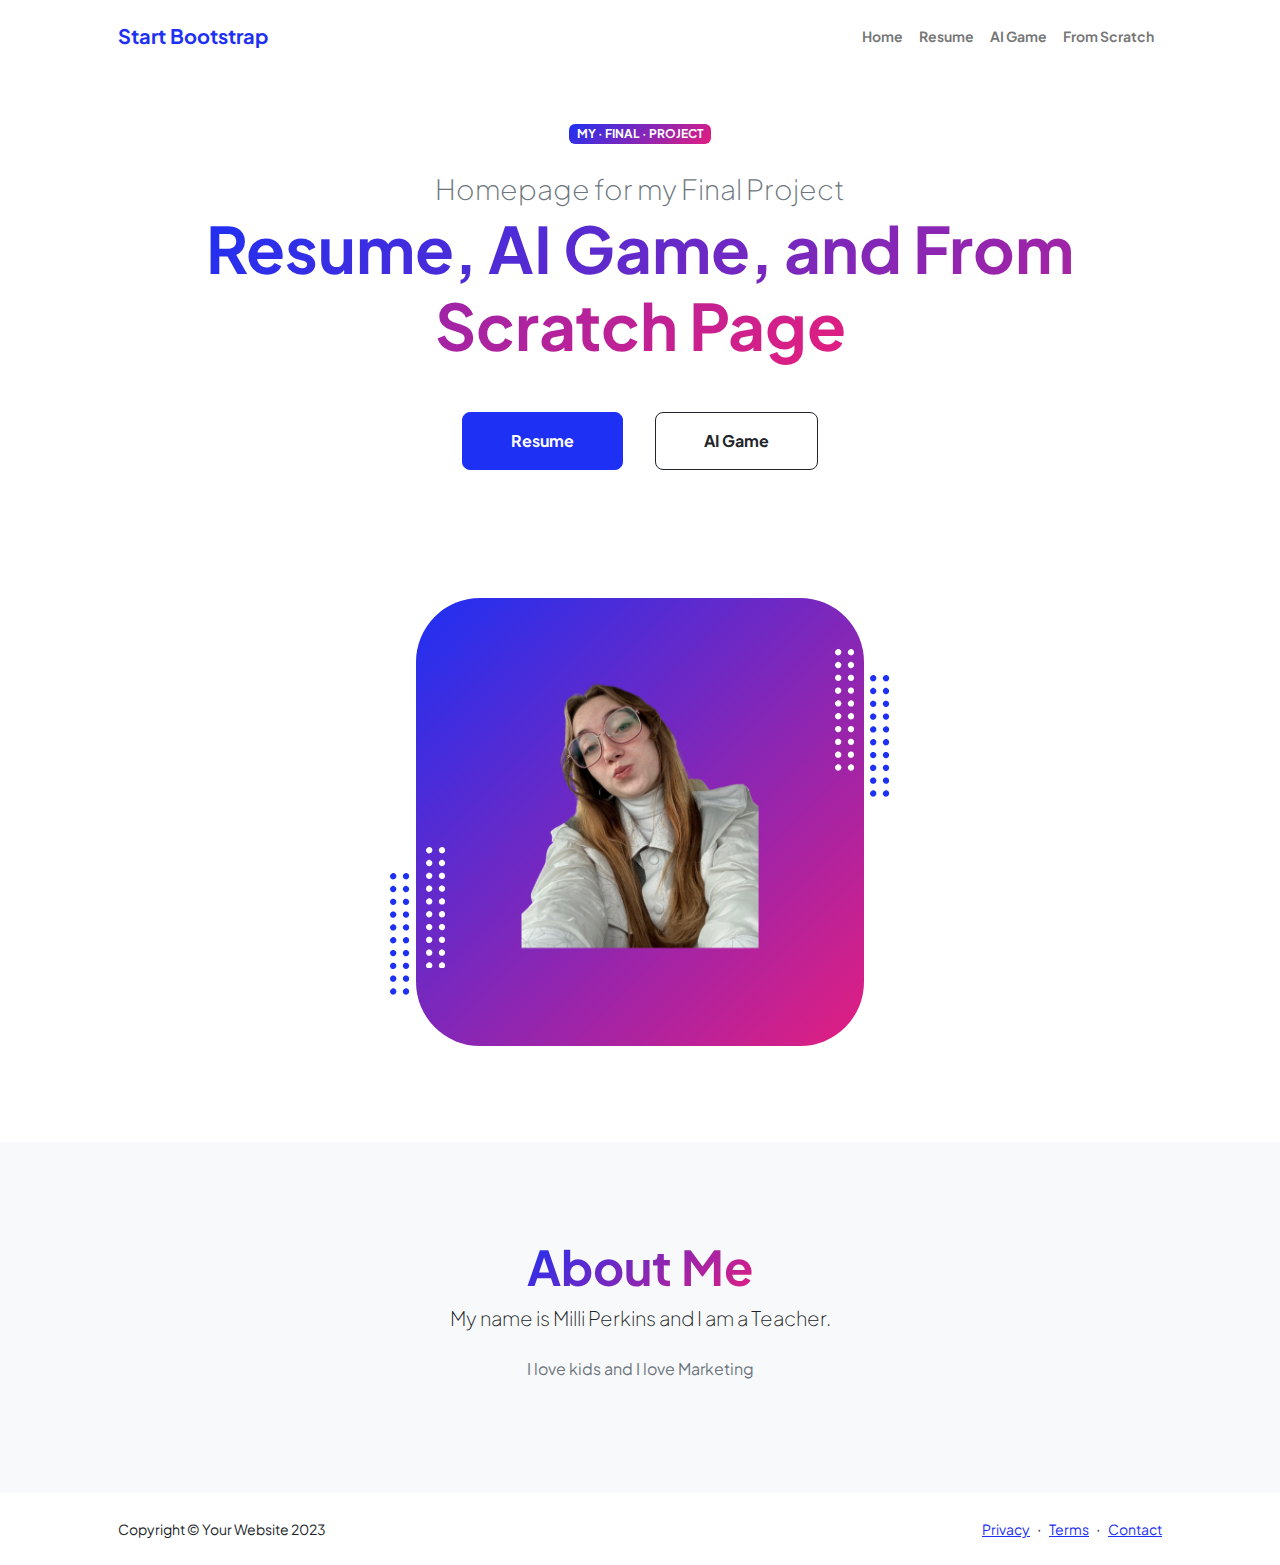
<file: html/index.html>
<!DOCTYPE html>
<html lang="en">
    <head>
        <meta charset="utf-8" />
        <meta name="viewport" content="width=device-width, initial-scale=1, shrink-to-fit=no" />
        <meta name="description" content="" />
        <meta name="author" content="" />
        <title>Personal - Start Bootstrap Theme</title>
        <!-- Favicon-->
        <link rel="icon" type="image/x-icon" href="assets/favicon.ico" />
        <!-- Custom Google font-->
        <link rel="preconnect" href="https://fonts.googleapis.com" />
        <link rel="preconnect" href="https://fonts.gstatic.com" crossorigin />
        <link href="https://fonts.googleapis.com/css2?family=Plus+Jakarta+Sans:wght@100;200;300;400;500;600;700;800;900&amp;display=swap" rel="stylesheet" />
        <!-- Bootstrap icons-->
        <link href="https://cdn.jsdelivr.net/npm/bootstrap-icons@1.8.1/font/bootstrap-icons.css" rel="stylesheet" />
        <!-- Core theme CSS (includes Bootstrap)-->
        <link href="css/styles.css" rel="stylesheet" />
    </head>
    <body class="d-flex flex-column h-100">
        <main class="flex-shrink-0">
            <!-- Navigation-->
            <nav class="navbar navbar-expand-lg navbar-light bg-white py-3">
                <div class="container px-5">
                    <a class="navbar-brand" href="#"><span class="fw-bolder text-primary">Start Bootstrap</span></a>
                    <button class="navbar-toggler" type="button" data-bs-toggle="collapse" data-bs-target="#navbarSupportedContent" aria-controls="navbarSupportedContent" aria-expanded="false" aria-label="Toggle navigation"><span class="navbar-toggler-icon"></span></button>
                    <div class="collapse navbar-collapse" id="navbarSupportedContent">
                        <ul class="navbar-nav ms-auto mb-2 mb-lg-0 small fw-bolder">
                            <li class="nav-item"><a class="nav-link" href="#">Home</a></li>
                            <li class="nav-item"><a class="nav-link" href="resume.html">Resume</a></li>
                            <li class="nav-item"><a class="nav-link" href="ai.html">AI Game</a></li>
                            <li class="nav-item"><a class="nav-link" href="scratch.html">From Scratch</a></li>
                        </ul>
                    </div>
                </div>
            </nav>
            <!-- Header-->
            <header class="py-5">
                <div class="container px-5 pb-5">
                    <div class="row gx-5 align-items-center">
                        <div class="col-xxl-5">
                            <!-- Header text content-->
                            <div class="text-center text-xxl-start">
                                <div class="badge bg-gradient-primary-to-secondary text-white mb-4"><div class="text-uppercase">My &middot; Final &middot; Project</div></div>
                                <div class="fs-3 fw-light text-muted">Homepage for my Final Project</div>
                                <h1 class="display-3 fw-bolder mb-5"><span class="text-gradient d-inline">Resume, AI Game, and From Scratch Page</span></h1>
                                <div class="d-grid gap-3 d-sm-flex justify-content-sm-center justify-content-xxl-start mb-3">
                                    <a class="btn btn-primary btn-lg px-5 py-3 me-sm-3 fs-6 fw-bolder" href="resume.html">Resume</a>
                                    <a class="btn btn-outline-dark btn-lg px-5 py-3 fs-6 fw-bolder" href="ai.html">AI Game</a>
                                </div>
                            </div>
                        </div>
                        <div class="col-xxl-7">
                            <!-- Header profile picture-->
                            <div class="d-flex justify-content-center mt-5 mt-xxl-0">
                                <div class="profile bg-gradient-primary-to-secondary">
                                    <!-- TIP: For best results, use a photo with a transparent background like the demo example below-->
                                    <!-- Watch a tutorial on how to do this on YouTube (link)-->
                                    <img class="profile-img" src="assets/profilepic.png" alt="brown hair girl with glasses" />
                                    <div class="dots-1">
                                        <!-- SVG Dots-->
                                        <svg version="1.1" xmlns="http://www.w3.org/2000/svg" xmlns:xlink="http://www.w3.org/1999/xlink" x="0px" y="0px" viewBox="0 0 191.6 1215.4" style="enable-background: new 0 0 191.6 1215.4" xml:space="preserve">
                                            <g transform="translate(0.000000,1280.000000) scale(0.100000,-0.100000)">
                                                <path d="M227.7,12788.6c-105-35-200-141-222-248c-43-206,163-412,369-369c155,32,275,190,260,339c-11,105-90,213-190,262        C383.7,12801.6,289.7,12808.6,227.7,12788.6z"></path>
                                                <path d="M1507.7,12788.6c-151-50-253-216-222-362c25-119,136-230,254-255c194-41,395,142,375,339c-11,105-90,213-190,262        C1663.7,12801.6,1569.7,12808.6,1507.7,12788.6z"></path>
                                                <path d="M227.7,11508.6c-105-35-200-141-222-248c-43-206,163-412,369-369c155,32,275,190,260,339c-11,105-90,213-190,262        C383.7,11521.6,289.7,11528.6,227.7,11508.6z"></path>
                                                <path d="M1507.7,11508.6c-151-50-253-216-222-362c25-119,136-230,254-255c194-41,395,142,375,339c-11,105-90,213-190,262        C1663.7,11521.6,1569.7,11528.6,1507.7,11508.6z"></path>
                                                <path d="M227.7,10228.6c-105-35-200-141-222-248c-43-206,163-412,369-369c155,32,275,190,260,339c-11,105-90,213-190,262        C383.7,10241.6,289.7,10248.6,227.7,10228.6z"></path>
                                                <path d="M1507.7,10228.6c-105-35-200-141-222-248c-43-206,163-412,369-369c155,32,275,190,260,339c-11,105-90,213-190,262        C1663.7,10241.6,1569.7,10248.6,1507.7,10228.6z"></path>
                                                <path d="M227.7,8948.6c-105-35-200-141-222-248c-43-206,163-412,369-369c155,32,275,190,260,339c-11,105-90,213-190,262        C383.7,8961.6,289.7,8968.6,227.7,8948.6z"></path>
                                                <path d="M1507.7,8948.6c-105-35-200-141-222-248c-43-206,163-412,369-369c155,32,275,190,260,339c-11,105-90,213-190,262        C1663.7,8961.6,1569.7,8968.6,1507.7,8948.6z"></path>
                                                <path d="M227.7,7668.6c-105-35-200-141-222-248c-43-206,163-412,369-369c155,32,275,190,260,339c-11,105-90,213-190,262        C383.7,7681.6,289.7,7688.6,227.7,7668.6z"></path>
                                                <path d="M1507.7,7668.6c-105-35-200-141-222-248c-43-206,163-412,369-369c155,32,275,190,260,339c-11,105-90,213-190,262        C1663.7,7681.6,1569.7,7688.6,1507.7,7668.6z"></path>
                                                <path d="M227.7,6388.6c-105-35-200-141-222-248c-43-206,163-412,369-369c155,32,275,190,260,339c-11,105-90,213-190,262        C383.7,6401.6,289.7,6408.6,227.7,6388.6z"></path>
                                                <path d="M1507.7,6388.6c-105-35-200-141-222-248c-43-206,163-412,369-369c155,32,275,190,260,339c-11,105-90,213-190,262        C1663.7,6401.6,1569.7,6408.6,1507.7,6388.6z"></path>
                                                <path d="M227.7,5108.6c-105-35-200-141-222-248c-43-206,163-412,369-369c155,32,275,190,260,339c-11,105-90,213-190,262        C383.7,5121.6,289.7,5128.6,227.7,5108.6z"></path>
                                                <path d="M1507.7,5108.6c-105-35-200-141-222-248c-43-206,163-412,369-369c155,32,275,190,260,339c-11,105-90,213-190,262        C1663.7,5121.6,1569.7,5128.6,1507.7,5108.6z"></path>
                                                <path d="M227.7,3828.6c-105-35-200-141-222-248c-43-206,163-412,369-369c155,32,275,190,260,339c-11,105-90,213-190,262        C383.7,3841.6,289.7,3848.6,227.7,3828.6z"></path>
                                                <path d="M1507.7,3828.6c-105-35-200-141-222-248c-43-206,163-412,369-369c155,32,275,190,260,339c-11,105-90,213-190,262        C1663.7,3841.6,1569.7,3848.6,1507.7,3828.6z"></path>
                                                <path d="M227.7,2548.6c-105-35-200-141-222-248c-43-206,163-412,369-369c155,32,275,190,260,339c-11,105-90,213-190,262        C383.7,2561.6,289.7,2568.6,227.7,2548.6z"></path>
                                                <path d="M1507.7,2548.6c-105-35-200-141-222-248c-43-206,163-412,369-369c155,32,275,190,260,339c-11,105-90,213-190,262        C1663.7,2561.6,1569.7,2568.6,1507.7,2548.6z"></path>
                                                <path d="M227.7,1268.6c-105-35-200-141-222-248c-43-206,163-412,369-369c155,32,275,190,260,339c-11,105-90,213-190,262        C383.7,1281.6,289.7,1288.6,227.7,1268.6z"></path>
                                                <path d="M1507.7,1268.6c-105-35-200-141-222-248c-43-206,163-412,369-369c155,32,275,190,260,339c-11,105-90,213-190,262        C1663.7,1281.6,1569.7,1288.6,1507.7,1268.6z"></path>
                                            </g>
                                        </svg>
                                        <!-- END of SVG dots-->
                                    </div>
                                    <div class="dots-2">
                                        <!-- SVG Dots-->
                                        <svg version="1.1" xmlns="http://www.w3.org/2000/svg" xmlns:xlink="http://www.w3.org/1999/xlink" x="0px" y="0px" viewBox="0 0 191.6 1215.4" style="enable-background: new 0 0 191.6 1215.4" xml:space="preserve">
                                            <g transform="translate(0.000000,1280.000000) scale(0.100000,-0.100000)">
                                                <path d="M227.7,12788.6c-105-35-200-141-222-248c-43-206,163-412,369-369c155,32,275,190,260,339c-11,105-90,213-190,262        C383.7,12801.6,289.7,12808.6,227.7,12788.6z"></path>
                                                <path d="M1507.7,12788.6c-151-50-253-216-222-362c25-119,136-230,254-255c194-41,395,142,375,339c-11,105-90,213-190,262        C1663.7,12801.6,1569.7,12808.6,1507.7,12788.6z"></path>
                                                <path d="M227.7,11508.6c-105-35-200-141-222-248c-43-206,163-412,369-369c155,32,275,190,260,339c-11,105-90,213-190,262        C383.7,11521.6,289.7,11528.6,227.7,11508.6z"></path>
                                                <path d="M1507.7,11508.6c-151-50-253-216-222-362c25-119,136-230,254-255c194-41,395,142,375,339c-11,105-90,213-190,262        C1663.7,11521.6,1569.7,11528.6,1507.7,11508.6z"></path>
                                                <path d="M227.7,10228.6c-105-35-200-141-222-248c-43-206,163-412,369-369c155,32,275,190,260,339c-11,105-90,213-190,262        C383.7,10241.6,289.7,10248.6,227.7,10228.6z"></path>
                                                <path d="M1507.7,10228.6c-105-35-200-141-222-248c-43-206,163-412,369-369c155,32,275,190,260,339c-11,105-90,213-190,262        C1663.7,10241.6,1569.7,10248.6,1507.7,10228.6z"></path>
                                                <path d="M227.7,8948.6c-105-35-200-141-222-248c-43-206,163-412,369-369c155,32,275,190,260,339c-11,105-90,213-190,262        C383.7,8961.6,289.7,8968.6,227.7,8948.6z"></path>
                                                <path d="M1507.7,8948.6c-105-35-200-141-222-248c-43-206,163-412,369-369c155,32,275,190,260,339c-11,105-90,213-190,262        C1663.7,8961.6,1569.7,8968.6,1507.7,8948.6z"></path>
                                                <path d="M227.7,7668.6c-105-35-200-141-222-248c-43-206,163-412,369-369c155,32,275,190,260,339c-11,105-90,213-190,262        C383.7,7681.6,289.7,7688.6,227.7,7668.6z"></path>
                                                <path d="M1507.7,7668.6c-105-35-200-141-222-248c-43-206,163-412,369-369c155,32,275,190,260,339c-11,105-90,213-190,262        C1663.7,7681.6,1569.7,7688.6,1507.7,7668.6z"></path>
                                                <path d="M227.7,6388.6c-105-35-200-141-222-248c-43-206,163-412,369-369c155,32,275,190,260,339c-11,105-90,213-190,262        C383.7,6401.6,289.7,6408.6,227.7,6388.6z"></path>
                                                <path d="M1507.7,6388.6c-105-35-200-141-222-248c-43-206,163-412,369-369c155,32,275,190,260,339c-11,105-90,213-190,262        C1663.7,6401.6,1569.7,6408.6,1507.7,6388.6z"></path>
                                                <path d="M227.7,5108.6c-105-35-200-141-222-248c-43-206,163-412,369-369c155,32,275,190,260,339c-11,105-90,213-190,262        C383.7,5121.6,289.7,5128.6,227.7,5108.6z"></path>
                                                <path d="M1507.7,5108.6c-105-35-200-141-222-248c-43-206,163-412,369-369c155,32,275,190,260,339c-11,105-90,213-190,262        C1663.7,5121.6,1569.7,5128.6,1507.7,5108.6z"></path>
                                                <path d="M227.7,3828.6c-105-35-200-141-222-248c-43-206,163-412,369-369c155,32,275,190,260,339c-11,105-90,213-190,262        C383.7,3841.6,289.7,3848.6,227.7,3828.6z"></path>
                                                <path d="M1507.7,3828.6c-105-35-200-141-222-248c-43-206,163-412,369-369c155,32,275,190,260,339c-11,105-90,213-190,262        C1663.7,3841.6,1569.7,3848.6,1507.7,3828.6z"></path>
                                                <path d="M227.7,2548.6c-105-35-200-141-222-248c-43-206,163-412,369-369c155,32,275,190,260,339c-11,105-90,213-190,262        C383.7,2561.6,289.7,2568.6,227.7,2548.6z"></path>
                                                <path d="M1507.7,2548.6c-105-35-200-141-222-248c-43-206,163-412,369-369c155,32,275,190,260,339c-11,105-90,213-190,262        C1663.7,2561.6,1569.7,2568.6,1507.7,2548.6z"></path>
                                                <path d="M227.7,1268.6c-105-35-200-141-222-248c-43-206,163-412,369-369c155,32,275,190,260,339c-11,105-90,213-190,262        C383.7,1281.6,289.7,1288.6,227.7,1268.6z"></path>
                                                <path d="M1507.7,1268.6c-105-35-200-141-222-248c-43-206,163-412,369-369c155,32,275,190,260,339c-11,105-90,213-190,262        C1663.7,1281.6,1569.7,1288.6,1507.7,1268.6z"></path>
                                            </g>
                                        </svg>
                                        <!-- END of SVG dots-->
                                    </div>
                                    <div class="dots-3">
                                        <!-- SVG Dots-->
                                        <svg version="1.1" xmlns="http://www.w3.org/2000/svg" xmlns:xlink="http://www.w3.org/1999/xlink" x="0px" y="0px" viewBox="0 0 191.6 1215.4" style="enable-background: new 0 0 191.6 1215.4" xml:space="preserve">
                                            <g transform="translate(0.000000,1280.000000) scale(0.100000,-0.100000)">
                                                <path d="M227.7,12788.6c-105-35-200-141-222-248c-43-206,163-412,369-369c155,32,275,190,260,339c-11,105-90,213-190,262        C383.7,12801.6,289.7,12808.6,227.7,12788.6z"></path>
                                                <path d="M1507.7,12788.6c-151-50-253-216-222-362c25-119,136-230,254-255c194-41,395,142,375,339c-11,105-90,213-190,262        C1663.7,12801.6,1569.7,12808.6,1507.7,12788.6z"></path>
                                                <path d="M227.7,11508.6c-105-35-200-141-222-248c-43-206,163-412,369-369c155,32,275,190,260,339c-11,105-90,213-190,262        C383.7,11521.6,289.7,11528.6,227.7,11508.6z"></path>
                                                <path d="M1507.7,11508.6c-151-50-253-216-222-362c25-119,136-230,254-255c194-41,395,142,375,339c-11,105-90,213-190,262        C1663.7,11521.6,1569.7,11528.6,1507.7,11508.6z"></path>
                                                <path d="M227.7,10228.6c-105-35-200-141-222-248c-43-206,163-412,369-369c155,32,275,190,260,339c-11,105-90,213-190,262        C383.7,10241.6,289.7,10248.6,227.7,10228.6z"></path>
                                                <path d="M1507.7,10228.6c-105-35-200-141-222-248c-43-206,163-412,369-369c155,32,275,190,260,339c-11,105-90,213-190,262        C1663.7,10241.6,1569.7,10248.6,1507.7,10228.6z"></path>
                                                <path d="M227.7,8948.6c-105-35-200-141-222-248c-43-206,163-412,369-369c155,32,275,190,260,339c-11,105-90,213-190,262        C383.7,8961.6,289.7,8968.6,227.7,8948.6z"></path>
                                                <path d="M1507.7,8948.6c-105-35-200-141-222-248c-43-206,163-412,369-369c155,32,275,190,260,339c-11,105-90,213-190,262        C1663.7,8961.6,1569.7,8968.6,1507.7,8948.6z"></path>
                                                <path d="M227.7,7668.6c-105-35-200-141-222-248c-43-206,163-412,369-369c155,32,275,190,260,339c-11,105-90,213-190,262        C383.7,7681.6,289.7,7688.6,227.7,7668.6z"></path>
                                                <path d="M1507.7,7668.6c-105-35-200-141-222-248c-43-206,163-412,369-369c155,32,275,190,260,339c-11,105-90,213-190,262        C1663.7,7681.6,1569.7,7688.6,1507.7,7668.6z"></path>
                                                <path d="M227.7,6388.6c-105-35-200-141-222-248c-43-206,163-412,369-369c155,32,275,190,260,339c-11,105-90,213-190,262        C383.7,6401.6,289.7,6408.6,227.7,6388.6z"></path>
                                                <path d="M1507.7,6388.6c-105-35-200-141-222-248c-43-206,163-412,369-369c155,32,275,190,260,339c-11,105-90,213-190,262        C1663.7,6401.6,1569.7,6408.6,1507.7,6388.6z"></path>
                                                <path d="M227.7,5108.6c-105-35-200-141-222-248c-43-206,163-412,369-369c155,32,275,190,260,339c-11,105-90,213-190,262        C383.7,5121.6,289.7,5128.6,227.7,5108.6z"></path>
                                                <path d="M1507.7,5108.6c-105-35-200-141-222-248c-43-206,163-412,369-369c155,32,275,190,260,339c-11,105-90,213-190,262        C1663.7,5121.6,1569.7,5128.6,1507.7,5108.6z"></path>
                                                <path d="M227.7,3828.6c-105-35-200-141-222-248c-43-206,163-412,369-369c155,32,275,190,260,339c-11,105-90,213-190,262        C383.7,3841.6,289.7,3848.6,227.7,3828.6z"></path>
                                                <path d="M1507.7,3828.6c-105-35-200-141-222-248c-43-206,163-412,369-369c155,32,275,190,260,339c-11,105-90,213-190,262        C1663.7,3841.6,1569.7,3848.6,1507.7,3828.6z"></path>
                                                <path d="M227.7,2548.6c-105-35-200-141-222-248c-43-206,163-412,369-369c155,32,275,190,260,339c-11,105-90,213-190,262        C383.7,2561.6,289.7,2568.6,227.7,2548.6z"></path>
                                                <path d="M1507.7,2548.6c-105-35-200-141-222-248c-43-206,163-412,369-369c155,32,275,190,260,339c-11,105-90,213-190,262        C1663.7,2561.6,1569.7,2568.6,1507.7,2548.6z"></path>
                                                <path d="M227.7,1268.6c-105-35-200-141-222-248c-43-206,163-412,369-369c155,32,275,190,260,339c-11,105-90,213-190,262        C383.7,1281.6,289.7,1288.6,227.7,1268.6z"></path>
                                                <path d="M1507.7,1268.6c-105-35-200-141-222-248c-43-206,163-412,369-369c155,32,275,190,260,339c-11,105-90,213-190,262        C1663.7,1281.6,1569.7,1288.6,1507.7,1268.6z"></path>
                                            </g>
                                        </svg>
                                        <!-- END of SVG dots-->
                                    </div>
                                    <div class="dots-4">
                                        <!-- SVG Dots-->
                                        <svg version="1.1" xmlns="http://www.w3.org/2000/svg" xmlns:xlink="http://www.w3.org/1999/xlink" x="0px" y="0px" viewBox="0 0 191.6 1215.4" style="enable-background: new 0 0 191.6 1215.4" xml:space="preserve">
                                            <g transform="translate(0.000000,1280.000000) scale(0.100000,-0.100000)">
                                                <path d="M227.7,12788.6c-105-35-200-141-222-248c-43-206,163-412,369-369c155,32,275,190,260,339c-11,105-90,213-190,262        C383.7,12801.6,289.7,12808.6,227.7,12788.6z"></path>
                                                <path d="M1507.7,12788.6c-151-50-253-216-222-362c25-119,136-230,254-255c194-41,395,142,375,339c-11,105-90,213-190,262        C1663.7,12801.6,1569.7,12808.6,1507.7,12788.6z"></path>
                                                <path d="M227.7,11508.6c-105-35-200-141-222-248c-43-206,163-412,369-369c155,32,275,190,260,339c-11,105-90,213-190,262        C383.7,11521.6,289.7,11528.6,227.7,11508.6z"></path>
                                                <path d="M1507.7,11508.6c-151-50-253-216-222-362c25-119,136-230,254-255c194-41,395,142,375,339c-11,105-90,213-190,262        C1663.7,11521.6,1569.7,11528.6,1507.7,11508.6z"></path>
                                                <path d="M227.7,10228.6c-105-35-200-141-222-248c-43-206,163-412,369-369c155,32,275,190,260,339c-11,105-90,213-190,262        C383.7,10241.6,289.7,10248.6,227.7,10228.6z"></path>
                                                <path d="M1507.7,10228.6c-105-35-200-141-222-248c-43-206,163-412,369-369c155,32,275,190,260,339c-11,105-90,213-190,262        C1663.7,10241.6,1569.7,10248.6,1507.7,10228.6z"></path>
                                                <path d="M227.7,8948.6c-105-35-200-141-222-248c-43-206,163-412,369-369c155,32,275,190,260,339c-11,105-90,213-190,262        C383.7,8961.6,289.7,8968.6,227.7,8948.6z"></path>
                                                <path d="M1507.7,8948.6c-105-35-200-141-222-248c-43-206,163-412,369-369c155,32,275,190,260,339c-11,105-90,213-190,262        C1663.7,8961.6,1569.7,8968.6,1507.7,8948.6z"></path>
                                                <path d="M227.7,7668.6c-105-35-200-141-222-248c-43-206,163-412,369-369c155,32,275,190,260,339c-11,105-90,213-190,262        C383.7,7681.6,289.7,7688.6,227.7,7668.6z"></path>
                                                <path d="M1507.7,7668.6c-105-35-200-141-222-248c-43-206,163-412,369-369c155,32,275,190,260,339c-11,105-90,213-190,262        C1663.7,7681.6,1569.7,7688.6,1507.7,7668.6z"></path>
                                                <path d="M227.7,6388.6c-105-35-200-141-222-248c-43-206,163-412,369-369c155,32,275,190,260,339c-11,105-90,213-190,262        C383.7,6401.6,289.7,6408.6,227.7,6388.6z"></path>
                                                <path d="M1507.7,6388.6c-105-35-200-141-222-248c-43-206,163-412,369-369c155,32,275,190,260,339c-11,105-90,213-190,262        C1663.7,6401.6,1569.7,6408.6,1507.7,6388.6z"></path>
                                                <path d="M227.7,5108.6c-105-35-200-141-222-248c-43-206,163-412,369-369c155,32,275,190,260,339c-11,105-90,213-190,262        C383.7,5121.6,289.7,5128.6,227.7,5108.6z"></path>
                                                <path d="M1507.7,5108.6c-105-35-200-141-222-248c-43-206,163-412,369-369c155,32,275,190,260,339c-11,105-90,213-190,262        C1663.7,5121.6,1569.7,5128.6,1507.7,5108.6z"></path>
                                                <path d="M227.7,3828.6c-105-35-200-141-222-248c-43-206,163-412,369-369c155,32,275,190,260,339c-11,105-90,213-190,262        C383.7,3841.6,289.7,3848.6,227.7,3828.6z"></path>
                                                <path d="M1507.7,3828.6c-105-35-200-141-222-248c-43-206,163-412,369-369c155,32,275,190,260,339c-11,105-90,213-190,262        C1663.7,3841.6,1569.7,3848.6,1507.7,3828.6z"></path>
                                                <path d="M227.7,2548.6c-105-35-200-141-222-248c-43-206,163-412,369-369c155,32,275,190,260,339c-11,105-90,213-190,262        C383.7,2561.6,289.7,2568.6,227.7,2548.6z"></path>
                                                <path d="M1507.7,2548.6c-105-35-200-141-222-248c-43-206,163-412,369-369c155,32,275,190,260,339c-11,105-90,213-190,262        C1663.7,2561.6,1569.7,2568.6,1507.7,2548.6z"></path>
                                                <path d="M227.7,1268.6c-105-35-200-141-222-248c-43-206,163-412,369-369c155,32,275,190,260,339c-11,105-90,213-190,262        C383.7,1281.6,289.7,1288.6,227.7,1268.6z"></path>
                                                <path d="M1507.7,1268.6c-105-35-200-141-222-248c-43-206,163-412,369-369c155,32,275,190,260,339c-11,105-90,213-190,262        C1663.7,1281.6,1569.7,1288.6,1507.7,1268.6z"></path>
                                            </g>
                                        </svg>
                                        <!-- END of SVG dots-->
                                    </div>
                                </div>
                            </div>
                        </div>
                    </div>
                </div>
            </header>
            <!-- About Section-->
            <section class="bg-light py-5">
                <div class="container px-5">
                    <div class="row gx-5 justify-content-center">
                        <div class="col-xxl-8">
                            <div class="text-center my-5">
                                <h2 class="display-5 fw-bolder"><span class="text-gradient d-inline">About Me</span></h2>
                                <p class="lead fw-light mb-4">My name is Milli Perkins and I am a Teacher.</p>
                                <p class="text-muted">I love kids and I love Marketing</p>
                                <div class="d-flex justify-content-center fs-2 gap-4">
                            
                                </div>
                            </div>
                        </div>
                    </div>
                </div>
            </section>
        </main>
        <!-- Footer-->
        <footer class="bg-white py-4 mt-auto">
            <div class="container px-5">
                <div class="row align-items-center justify-content-between flex-column flex-sm-row">
                    <div class="col-auto"><div class="small m-0">Copyright &copy; Your Website 2023</div></div>
                    <div class="col-auto">
                        <a class="small" href="#!">Privacy</a>
                        <span class="mx-1">&middot;</span>
                        <a class="small" href="#!">Terms</a>
                        <span class="mx-1">&middot;</span>
                        <a class="small" href="#!">Contact</a>
                    </div>
                </div>
            </div>
        </footer>
        <!-- Bootstrap core JS-->
        <script src="https://cdn.jsdelivr.net/npm/bootstrap@5.2.3/dist/js/bootstrap.bundle.min.js"></script>
        <!-- Core theme JS-->
        <script src="js/scripts.js"></script>
    </body>
</html>
</file>
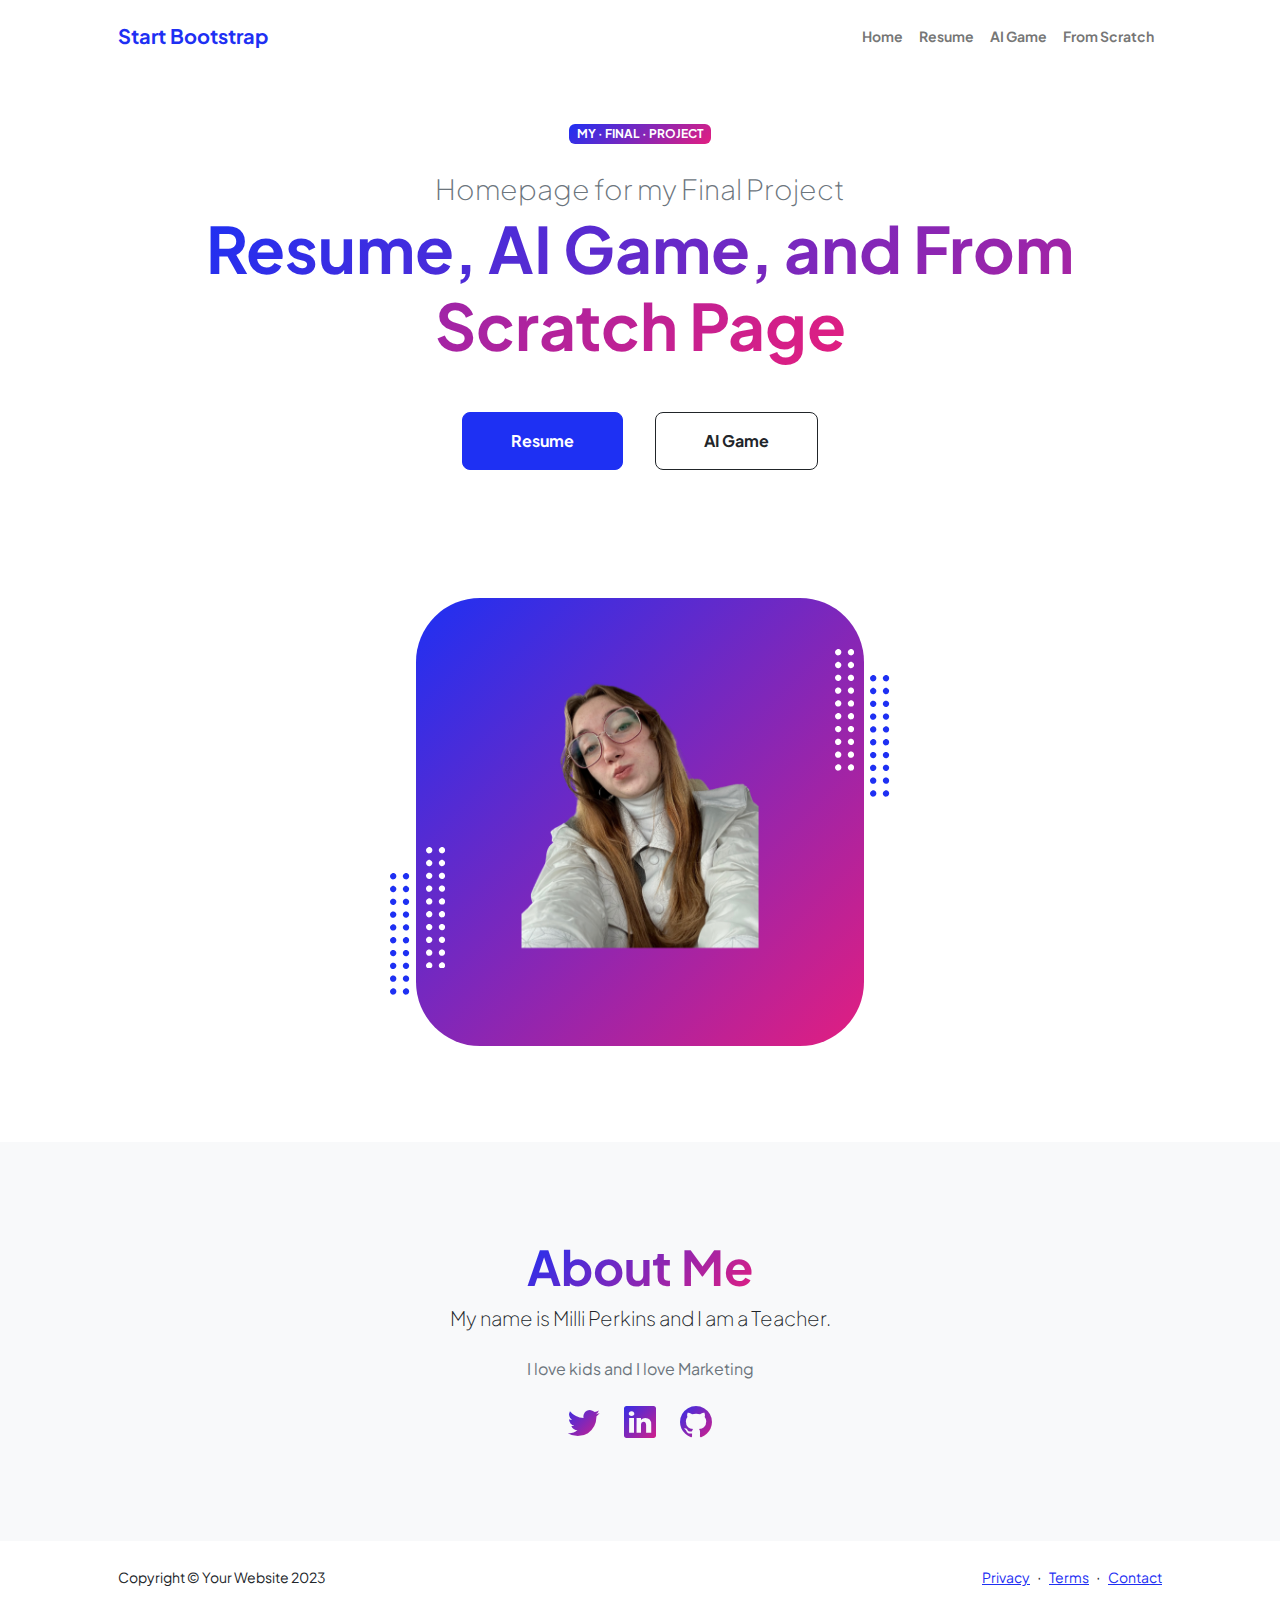
<file: IS Final/index.html>
<!DOCTYPE html>
<html>
<head>
    <meta http-equiv="refresh" content="0; url=html/index.html">
</head>
<body>
    <p>If you are not redirected, <a href="html/index.html">click here</a>.</p>
</body>
</html>
</file>
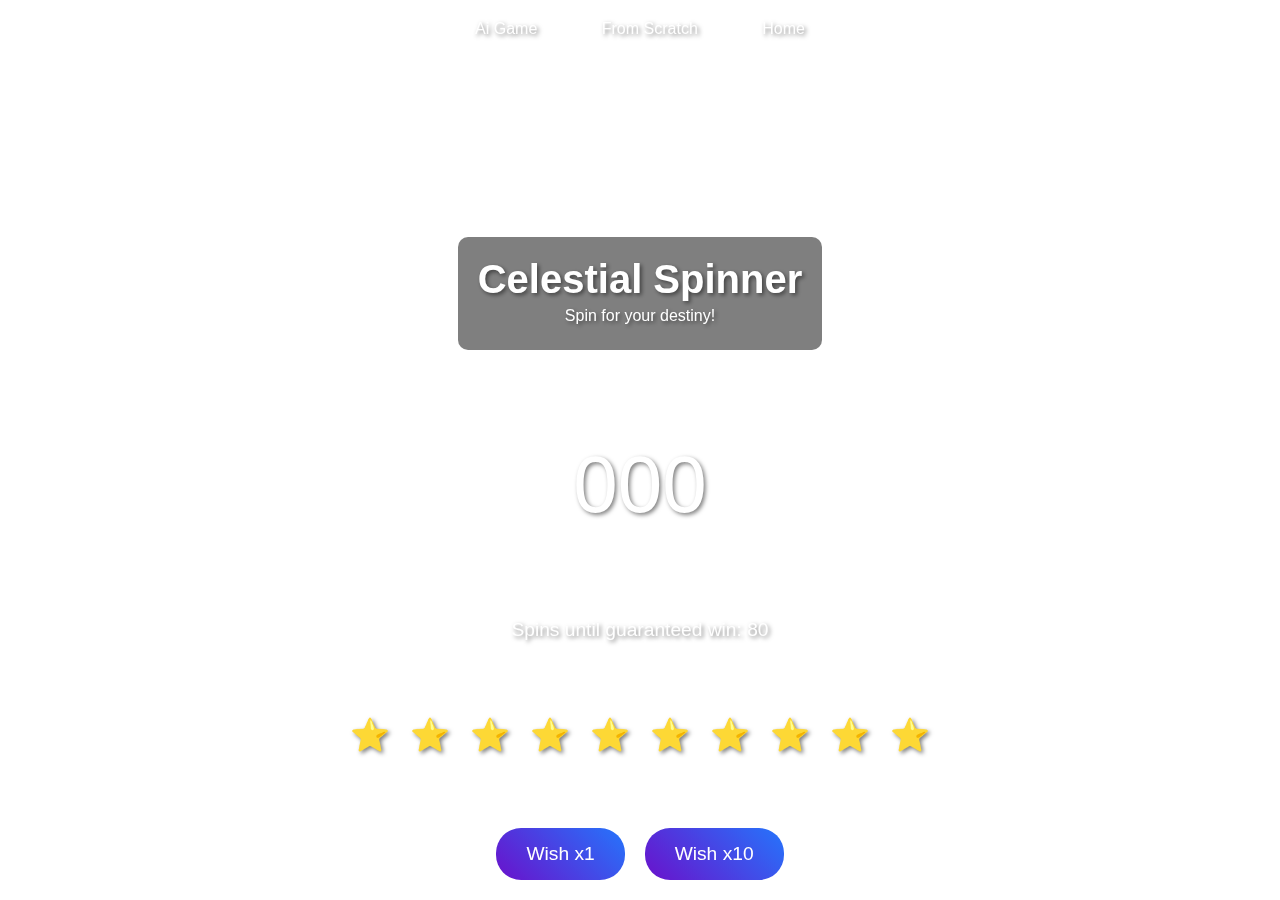
<file: html/ai.html>
<!DOCTYPE html>
<html lang="en">
<head>
    <meta charset="UTF-8">
    <meta name="viewport" content="width=device-width, initial-scale=1.0">
    <title>Genshin-style Wishing Game</title>
    <style>
        body, html {
            margin: 0;
            padding: 0;
            height: 100%;
            font-family: 'Arial', sans-serif;
            overflow: hidden;
        }
        .background {
            position: fixed;
            top: 0;
            left: 0;
            width: 100%;
            height: 100%;
            background: url('https://upload-os-bbs.hoyolab.com/upload/2022/03/15/110789558/898951cff46d21a6f455f5d7b060020c_7584667884149094278.jpg') no-repeat center center fixed;
            background-size: cover;
            filter: brightness(0.7);
        }
        .container {
            position: relative;
            z-index: 1;
            height: 100vh;
            display: flex;
            flex-direction: column;
            justify-content: space-between;
            align-items: center;
            color: white;
            text-shadow: 2px 2px 4px rgba(0,0,0,0.5);
        }
        nav {
            position: absolute;
            top: 20px;
            width: 100%;
            text-align: center;
        }
        nav a {
            text-decoration: none;
            color: white;
            margin: 0 15px;
            padding: 10px 15px;
            border-radius: 5px;
            transition: background-color 0.3s ease, transform 0.3s ease;
        }
        nav a:hover {
            background-color: rgba(255,255,255,0.3);
        }
        .banner {
            text-align: center;
            padding: 20px;
            background: rgba(0,0,0,0.5);
            border-radius: 10px;
        }
        .banner h1 {
            margin: 0;
            font-size: 2.5em;
        }
        .banner p {
            margin: 5px 0;
        }
        .wish-result {
            font-size: 5em;
            margin: 20px 0;
        }
        .buttons {
            display: flex;
            gap: 20px;
            margin-bottom: 20px;
        }
        button {
            padding: 15px 30px;
            font-size: 1.2em;
            background: linear-gradient(45deg, #6a11cb 0%, #2575fc 100%);
            border: none;
            color: white;
            border-radius: 25px;
            cursor: pointer;
            transition: transform 0.3s, box-shadow 0.3s;
        }
        button:hover {
            transform: translateY(-3px);
            box-shadow: 0 4px 8px rgba(0,0,0,0.3);
        }
        .pity-counter {
            font-size: 1.2em;
        }
        .trophy-case {
            display: flex;
            gap: 10px;
            font-size: 2em; 
        }
        .trophy {
            width: 50px; 
            height: 50px; 
            background-color: rgba(255,255,255,0.2); 
            border-radius: 50%; 
            display: flex; 
            align-items:center; 
             justify-content:center; 
         }
         @keyframes spin { 
             0% { transform: rotateY(0deg); } 
             100% { transform: rotateY(360deg); } 
         }
         .spinning { 
             animation: spin 0.5s linear infinite; 
         }
    </style>
</head>
<body>
    <div class="background"></div>
    <div class="container">
        
        <!-- Navigation Menu -->
        <nav>
          <a href="#">Ai Game</a>
          <a href="scratch.html">From Scratch</a>
          <a href="index.html">Home</a>
      </nav>
      <p>&nbsp;</p>
      <p>&nbsp;</p>
    

      <div class="banner">
          <h1>Celestial Spinner</h1>
          <p>Spin for your destiny!</p>
      </div>
      <div class="wish-result" id="reels">000</div>
      <div class="pity-counter" id="pityCounter">Spins until guaranteed win: 80</div>
      <div class="trophy-case" id="trophyCase"></div>
      <div class="buttons">
          <button onclick="spin()">Wish x1</button>
          <button onclick="spinTen()">Wish x10</button>
      </div>
    </div>

    <script>
        let spinCount = 0; 
        const PITY_THRESHOLD = 70; 
        const GUARANTEED_WIN = 80; 
        let trophies = {};

        function updateTrophyCase() { 
          const trophyCase = document.getElementById('trophyCase'); 
          trophyCase.innerHTML = ''; 
          for (let i = 0; i <=9; i++) { 
              const trophy = document.createElement('div'); 
              trophy.className = 'trophy'; 
              trophy.textContent = trophies[i] ? '🌟' : '⭐'; 
              trophy.title = `${i}${i}${i}`; 
              trophyCase.appendChild(trophy); 
          } 
       }

       function spin() { 
           spinCount++; 
           const reels = document.getElementById('reels'); 
           const pityCounter = document.getElementById('pityCounter'); 

           reels.classList.add('spinning'); 

           setTimeout(() => { 
               let result; 
               if (spinCount >= GUARANTEED_WIN) { 
                   result = '777'; 
               } else if (spinCount > PITY_THRESHOLD) { 
                   const winChance = (spinCount - PITY_THRESHOLD) / (GUARANTEED_WIN - PITY_THRESHOLD); 
                   result = Math.random() < winChance ? '777' : Array.from({length :3}, () => Math.floor(Math.random() *10)).join(''); 
               } else { 
                   result = Array.from({length :3}, () => Math.floor(Math.random() *10)).join(''); 
               }

               reels.textContent = result; 
               reels.classList.remove('spinning');

               if (new Set(result).size ===1) { 
                   const trophyNumber = parseInt(result[0]); 
                   if (!trophies[trophyNumber]) { 
                       trophies[trophyNumber] = true; 
                       updateTrophyCase(); 
                   }  
                   spinCount =0;  
               }

               pityCounter.textContent = `Spins until guaranteed win : ${Math.max(0, GUARANTEED_WIN - spinCount)}`;  
           },500);  
       }

       function spinTen() {  
           for (let i=0; i<10; i++) {  
               setTimeout(spin, i *600);  
           }  
       }

       updateTrophyCase();  
   </script>  
</body>  
</html>
</file>
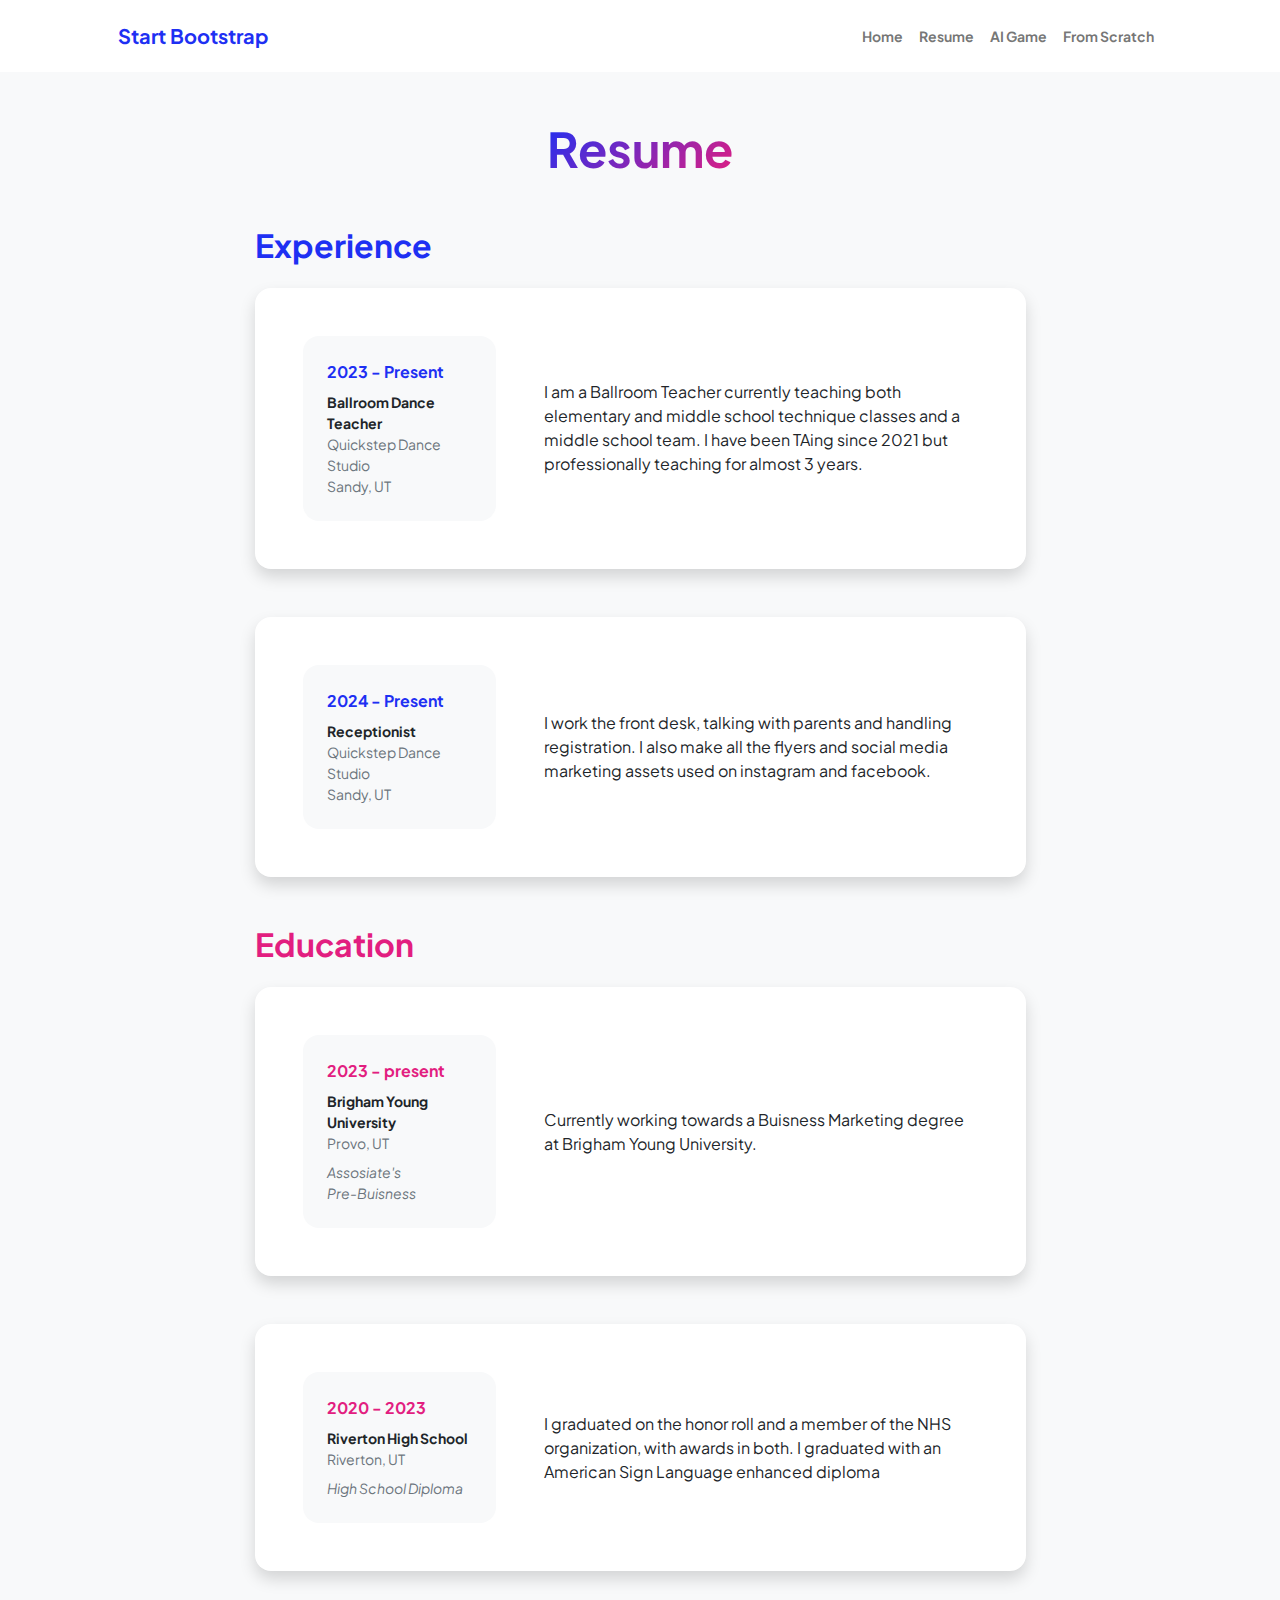
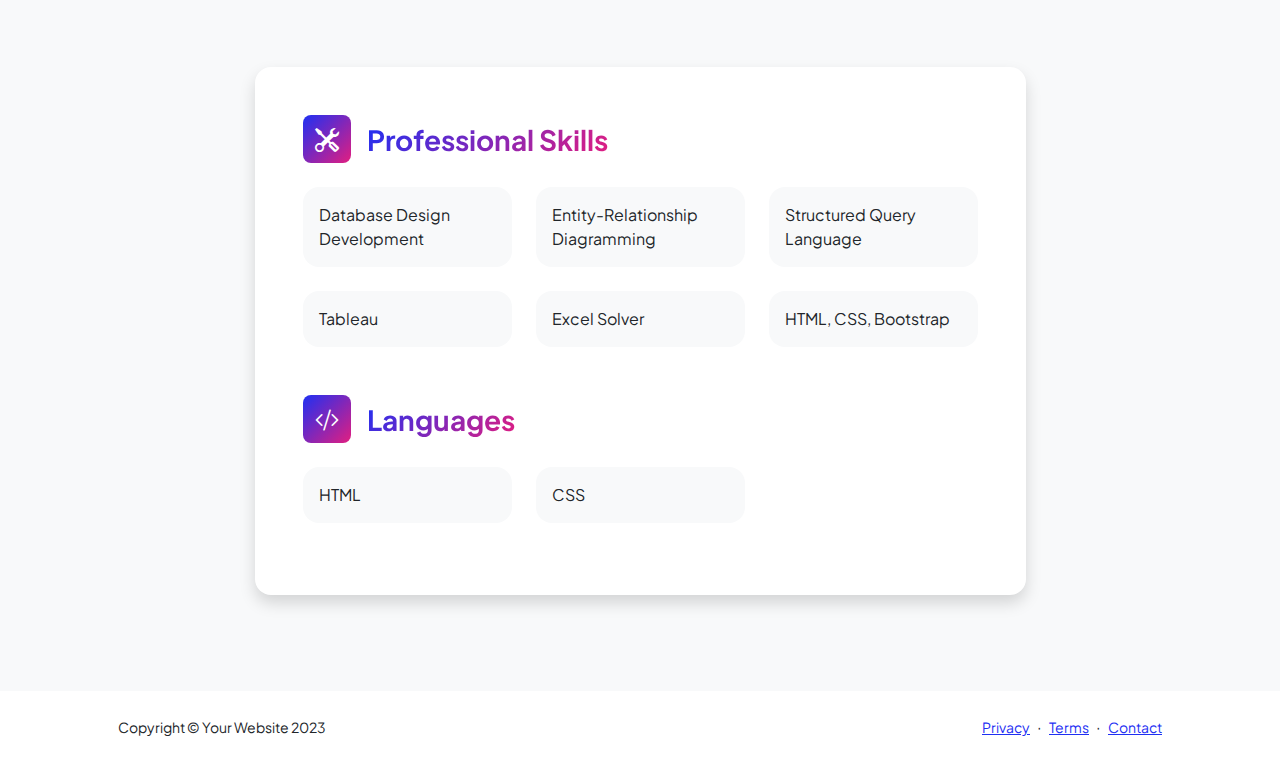
<file: html/resume.html>
<!DOCTYPE html>
<html lang="en">
    <head>
        <meta charset="utf-8" />
        <meta name="viewport" content="width=device-width, initial-scale=1, shrink-to-fit=no" />
        <meta name="description" content="" />
        <meta name="author" content="" />
        <title>Personal - Start Bootstrap Template</title>
        <!-- Favicon-->
        <link rel="icon" type="image/x-icon" href="assets/favicon.ico" />
        <!-- Custom Google font-->
        <link rel="preconnect" href="https://fonts.googleapis.com" />
        <link rel="preconnect" href="https://fonts.gstatic.com" crossorigin />
        <link href="https://fonts.googleapis.com/css2?family=Plus+Jakarta+Sans:wght@100;200;300;400;500;600;700;800;900&amp;display=swap" rel="stylesheet" />
        <!-- Bootstrap icons-->
        <link href="https://cdn.jsdelivr.net/npm/bootstrap-icons@1.8.1/font/bootstrap-icons.css" rel="stylesheet" />
        <!-- Core theme CSS (includes Bootstrap)-->
        <link href="css/styles.css" rel="stylesheet" />
    </head>
    <body class="d-flex flex-column h-100 bg-light">
        <main class="flex-shrink-0">
            <!-- Navigation-->
            <nav class="navbar navbar-expand-lg navbar-light bg-white py-3">
                <div class="container px-5">
                    <a class="navbar-brand" href="index.html"><span class="fw-bolder text-primary">Start Bootstrap</span></a>
                    <button class="navbar-toggler" type="button" data-bs-toggle="collapse" data-bs-target="#navbarSupportedContent" aria-controls="navbarSupportedContent" aria-expanded="false" aria-label="Toggle navigation"><span class="navbar-toggler-icon"></span></button>
                    <div class="collapse navbar-collapse" id="navbarSupportedContent">
                        <ul class="navbar-nav ms-auto mb-2 mb-lg-0 small fw-bolder">
                            <li class="nav-item"><a class="nav-link" href="index.html">Home</a></li>
                            <li class="nav-item"><a class="nav-link" href="resume.html">Resume</a></li>
                            <li class="nav-item"><a class="nav-link" href="ai.html">AI Game</a></li>
                            <li class="nav-item"><a class="nav-link" href="scratch.html">From Scratch</a></li>
                        </ul>
                    </div>
                </div>
            </nav>
            <!-- Page Content-->
            <div class="container px-5 my-5">
                <div class="text-center mb-5">
                    <h1 class="display-5 fw-bolder mb-0"><span class="text-gradient d-inline">Resume</span></h1>
                </div>
                <div class="row gx-5 justify-content-center">
                    <div class="col-lg-11 col-xl-9 col-xxl-8">
                        <!-- Experience Section-->
                        <section>
                            <div class="d-flex align-items-center justify-content-between mb-4">
                                <h2 class="text-primary fw-bolder mb-0">Experience</h2>
                                <!-- Download resume button-->
                                <!-- Note: Set the link href target to a PDF file within your project-->
                                
                                </a>
                            </div>
                            <!-- Experience Card 1-->
                            <div class="card shadow border-0 rounded-4 mb-5">
                                <div class="card-body p-5">
                                    <div class="row align-items-center gx-5">
                                        <div class="col text-center text-lg-start mb-4 mb-lg-0">
                                            <div class="bg-light p-4 rounded-4">
                                                <div class="text-primary fw-bolder mb-2">2023 - Present</div>
                                                <div class="small fw-bolder">Ballroom Dance Teacher</div>
                                                <div class="small text-muted">Quickstep Dance Studio</div>
                                                <div class="small text-muted">Sandy, UT</div>
                                            </div>
                                        </div>
                                        <div class="col-lg-8"><div>I am a Ballroom Teacher currently teaching both elementary and middle school technique classes and a middle school team. I have been TAing since 2021 but professionally teaching for almost 3 years.</div></div>
                                    </div>
                                </div>
                            </div>
                            <!-- Experience Card 2-->
                            <div class="card shadow border-0 rounded-4 mb-5">
                                <div class="card-body p-5">
                                    <div class="row align-items-center gx-5">
                                        <div class="col text-center text-lg-start mb-4 mb-lg-0">
                                            <div class="bg-light p-4 rounded-4">
                                                <div class="text-primary fw-bolder mb-2">2024 - Present</div>
                                                <div class="small fw-bolder">Receptionist</div>
                                                <div class="small text-muted">Quickstep Dance Studio</div>
                                                <div class="small text-muted">Sandy, UT</div>
                                            </div>
                                        </div>
                                        <div class="col-lg-8"><div>I work the front desk, talking with parents and handling registration. I also make all the flyers and social media marketing assets used on instagram and facebook.</div></div>
                                    </div>
                                </div>
                            </div>
                        </section>
                        <!-- Education Section-->
                        <section>
                            <h2 class="text-secondary fw-bolder mb-4">Education</h2>
                            <!-- Education Card 1-->
                            <div class="card shadow border-0 rounded-4 mb-5">
                                <div class="card-body p-5">
                                    <div class="row align-items-center gx-5">
                                        <div class="col text-center text-lg-start mb-4 mb-lg-0">
                                            <div class="bg-light p-4 rounded-4">
                                                <div class="text-secondary fw-bolder mb-2">2023 - present</div>
                                                <div class="mb-2">
                                                    <div class="small fw-bolder">Brigham Young University</div>
                                                    <div class="small text-muted">Provo, UT</div>
                                                </div>
                                                <div class="fst-italic">
                                                    <div class="small text-muted">Assosiate's</div>
                                                    <div class="small text-muted">Pre-Buisness</div>
                                                </div>
                                            </div>
                                        </div>
                                        <div class="col-lg-8"><div>Currently working towards a Buisness Marketing degree at Brigham Young University.</div></div>
                                    </div>
                                </div>
                            </div>
                            <!-- Education Card 2-->
                            <div class="card shadow border-0 rounded-4 mb-5">
                                <div class="card-body p-5">
                                    <div class="row align-items-center gx-5">
                                        <div class="col text-center text-lg-start mb-4 mb-lg-0">
                                            <div class="bg-light p-4 rounded-4">
                                                <div class="text-secondary fw-bolder mb-2">2020 - 2023</div>
                                                <div class="mb-2">
                                                    <div class="small fw-bolder">Riverton High School</div>
                                                    <div class="small text-muted">Riverton, UT</div>
                                                </div>
                                                <div class="fst-italic">
                                                    <div class="small text-muted">High School Diploma</div>
                                                </div>
                                            </div>
                                        </div>
                                        <div class="col-lg-8"><div>I graduated on the honor roll and a member of the NHS organization, with awards in both. I graduated with an American Sign Language enhanced diploma</div></div>
                                    </div>
                                </div>
                            </div>
                        </section>
                        <!-- Divider-->
                        <div class="pb-5"></div>
                        <!-- Skills Section-->
                        <section>
                            <!-- Skillset Card-->
                            <div class="card shadow border-0 rounded-4 mb-5">
                                <div class="card-body p-5">
                                    <!-- Professional skills list-->
                                    <div class="mb-5">
                                        <div class="d-flex align-items-center mb-4">
                                            <div class="feature bg-primary bg-gradient-primary-to-secondary text-white rounded-3 me-3"><i class="bi bi-tools"></i></div>
                                            <h3 class="fw-bolder mb-0"><span class="text-gradient d-inline">Professional Skills</span></h3>
                                        </div>
                                        <div class="row row-cols-1 row-cols-md-3 mb-4">
                                            <div class="col mb-4 mb-md-0"><div class="d-flex align-items-center bg-light rounded-4 p-3 h-100">Database Design Development</div></div>
                                            <div class="col mb-4 mb-md-0"><div class="d-flex align-items-center bg-light rounded-4 p-3 h-100">Entity-Relationship Diagramming </div></div>
                                            <div class="col"><div class="d-flex align-items-center bg-light rounded-4 p-3 h-100">Structured Query Language</div></div>
                                        </div>
                                        <div class="row row-cols-1 row-cols-md-3">
                                            <div class="col mb-4 mb-md-0"><div class="d-flex align-items-center bg-light rounded-4 p-3 h-100">Tableau</div></div>
                                            <div class="col mb-4 mb-md-0"><div class="d-flex align-items-center bg-light rounded-4 p-3 h-100">Excel Solver</div></div>
                                            <div class="col"><div class="d-flex align-items-center bg-light rounded-4 p-3 h-100">HTML, CSS, Bootstrap</div></div>
                                        </div>
                                    </div>
                                    <!-- Languages list-->
                                    <div class="mb-0">
                                        <div class="d-flex align-items-center mb-4">
                                            <div class="feature bg-primary bg-gradient-primary-to-secondary text-white rounded-3 me-3"><i class="bi bi-code-slash"></i></div>
                                            <h3 class="fw-bolder mb-0"><span class="text-gradient d-inline">Languages</span></h3>
                                        </div>
                                        <div class="row row-cols-1 row-cols-md-3 mb-4">
                                            <div class="col mb-4 mb-md-0"><div class="d-flex align-items-center bg-light rounded-4 p-3 h-100">HTML</div></div>
                                            <div class="col"><div class="d-flex align-items-center bg-light rounded-4 p-3 h-100">CSS</div></div>
                                        </div>

 
                                    </div>
                                </div>
                            </div>
                        </section>
                    </div>
                </div>
            </div>
        </main>
        <!-- Footer-->
        <footer class="bg-white py-4 mt-auto">
            <div class="container px-5">
                <div class="row align-items-center justify-content-between flex-column flex-sm-row">
                    <div class="col-auto"><div class="small m-0">Copyright &copy; Your Website 2023</div></div>
                    <div class="col-auto">
                        <a class="small" href="#!">Privacy</a>
                        <span class="mx-1">&middot;</span>
                        <a class="small" href="#!">Terms</a>
                        <span class="mx-1">&middot;</span>
                        <a class="small" href="#!">Contact</a>
                    </div>
                </div>
            </div>
        </footer>
        <!-- Bootstrap core JS-->
        <script src="https://cdn.jsdelivr.net/npm/bootstrap@5.2.3/dist/js/bootstrap.bundle.min.js"></script>
        <!-- Core theme JS-->
        <script src="js/scripts.js"></script>
    </body>
</html>
</file>
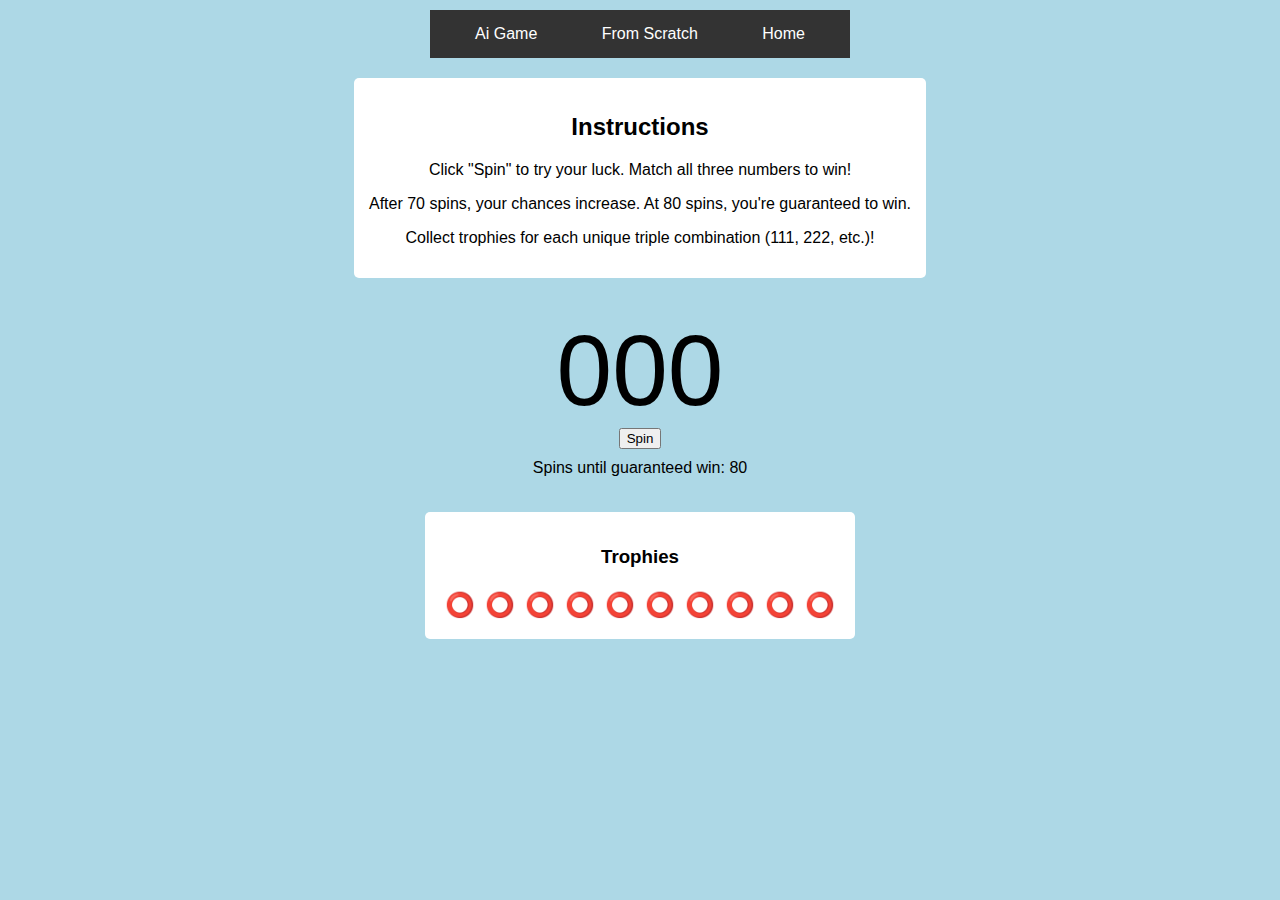
<file: IS Final/html/ai.html>
<!DOCTYPE html>
<html lang="en">
<head>
    <meta charset="UTF-8">
    <meta name="viewport" content="width=device-width, initial-scale=1.0">
    <title>Slot Machine Game with Trophies</title>
    <style>
        body {
            font-family: Arial, sans-serif;
            background-color: lightblue;
            margin: 0;
            padding: 0;
            display: flex;
            flex-direction: column;
            min-height: 100vh;
        }
        
        nav, .instructions, .game-container, .trophy-case {
            padding: 15px;
            margin: 10px auto;
            max-width: 600px;
            text-align: center;
        }
        
        nav {
            background-color: #333;
        }
        
        nav a {
            text-decoration: none;
            color: white;
            margin: 0 15px;
            padding: 10px 15px;
            border-radius: 5px;
            transition: all 0.3s ease;
        }
        
        nav a:hover {
            background-color: #007bff;
            transform: scale(1.1);
        }

        .instructions, .trophy-case {
            background-color: #fff;
            border-radius: 5px;
        }
        
        .reels {
            font-size: 100px;
        }
        
        .message, .pity-counter {
            margin-top: 10px;
        }
        
        .explosion {
            position: absolute;
            top: 50%;
            left: 50%;
            transform: translate(-50%, -50%);
            pointer-events: none;
        }
        
        .explosion-particle {
            position: absolute;
            width: 10px;
            height: 10px;
            background-color: gold;
            border-radius: 50%;
            animation: explode 1s ease-out;
        }
        
        @keyframes explode {
            0% { opacity: 1; transform: translate(0, 0) scale(1); }
            100% { opacity: 0; transform: translate(var(--translateX), var(--translateY)) scale(2); }
        }
        
        .trophy {
            font-size: 24px;
            margin: 5px;
            display: inline-block;
        }
    </style>
</head>
<body>
    <nav>
        <a href="#">Ai Game</a>
        <a href="scratch.html">From Scratch</a>
        <a href="index.html">Home</a>
    </nav>

    <div class="instructions">
        <h2>Instructions</h2>
        <p>Click "Spin" to try your luck. Match all three numbers to win!</p>
        <p>After 70 spins, your chances increase. At 80 spins, you're guaranteed to win.</p>
        <p>Collect trophies for each unique triple combination (111, 222, etc.)!</p>
    </div>

    <div class="game-container">
        <div class="slot-machine">
            <div class="reels" id="reels">000</div>
            <button onclick="spin()">Spin</button>
            <div class="message" id="message"></div>
            <div class="pity-counter" id="pityCounter">Spins until guaranteed win: 80</div>
        </div>
    </div>

    <div class="trophy-case" id="trophyCase">
        <h3>Trophies</h3>
    </div>

    <script>
        let spinCount = 0;
        const PITY_THRESHOLD = 70;
        const GUARANTEED_WIN = 80;
        let trophies = {};

        function updateTrophyCase() {
            const trophyCase = document.getElementById('trophyCase');
            trophyCase.innerHTML = '<h3>Trophies</h3>';
            for (let i = 0; i <= 9; i++) {
                const trophy = document.createElement('span');
                trophy.className = 'trophy';
                trophy.textContent = trophies[i] ? '🏆' : '⭕';
                trophy.title = `${i}${i}${i}`;
                trophyCase.appendChild(trophy);
            }
        }

        function createExplosion() {
            const explosionContainer = document.createElement('div');
            explosionContainer.className = 'explosion';
            document.body.appendChild(explosionContainer);

            for (let i = 0; i < 50; i++) {
                const particle = document.createElement('div');
                particle.className = 'explosion-particle';
                const angle = Math.random() * Math.PI * 2;
                const distance = Math.random() * 200;
                particle.style.setProperty('--translateX', `${Math.cos(angle) * distance}px`);
                particle.style.setProperty('--translateY', `${Math.sin(angle) * distance}px`);
                particle.style.backgroundColor = `hsl(${Math.random() * 360}, 100%, 50%)`;
                explosionContainer.appendChild(particle);
            }

            setTimeout(() => explosionContainer.remove(), 1000);
        }

        function spin() {
            spinCount++;
            const reels = document.getElementById('reels');
            const message = document.getElementById('message');
            const pityCounter = document.getElementById('pityCounter');
            
            let result;
            if (spinCount >= GUARANTEED_WIN) {
                result = '777';
            } else if (spinCount > PITY_THRESHOLD) {
                const winChance = (spinCount - PITY_THRESHOLD) / (GUARANTEED_WIN - PITY_THRESHOLD);
                result = Math.random() < winChance ? '777' : Array.from({length: 3}, () => Math.floor(Math.random() * 10)).join('');
            } else {
                result = Array.from({length: 3}, () => Math.floor(Math.random() * 10)).join('');
            }
            
            reels.textContent = result;

            if (new Set(result).size === 1) {
                message.textContent = "You win!";
                createExplosion();
                spinCount = 0;
                const trophyNumber = parseInt(result[0]);
                if (!trophies[trophyNumber]) {
                    trophies[trophyNumber] = true;
                    updateTrophyCase();
                }
            } else {
                message.textContent = "Try again!";
            }
            
            pityCounter.textContent = `Spins until guaranteed win: ${Math.max(0, GUARANTEED_WIN - spinCount)}`;
        }

        updateTrophyCase();
    </script>
</body>
</html>
</file>
